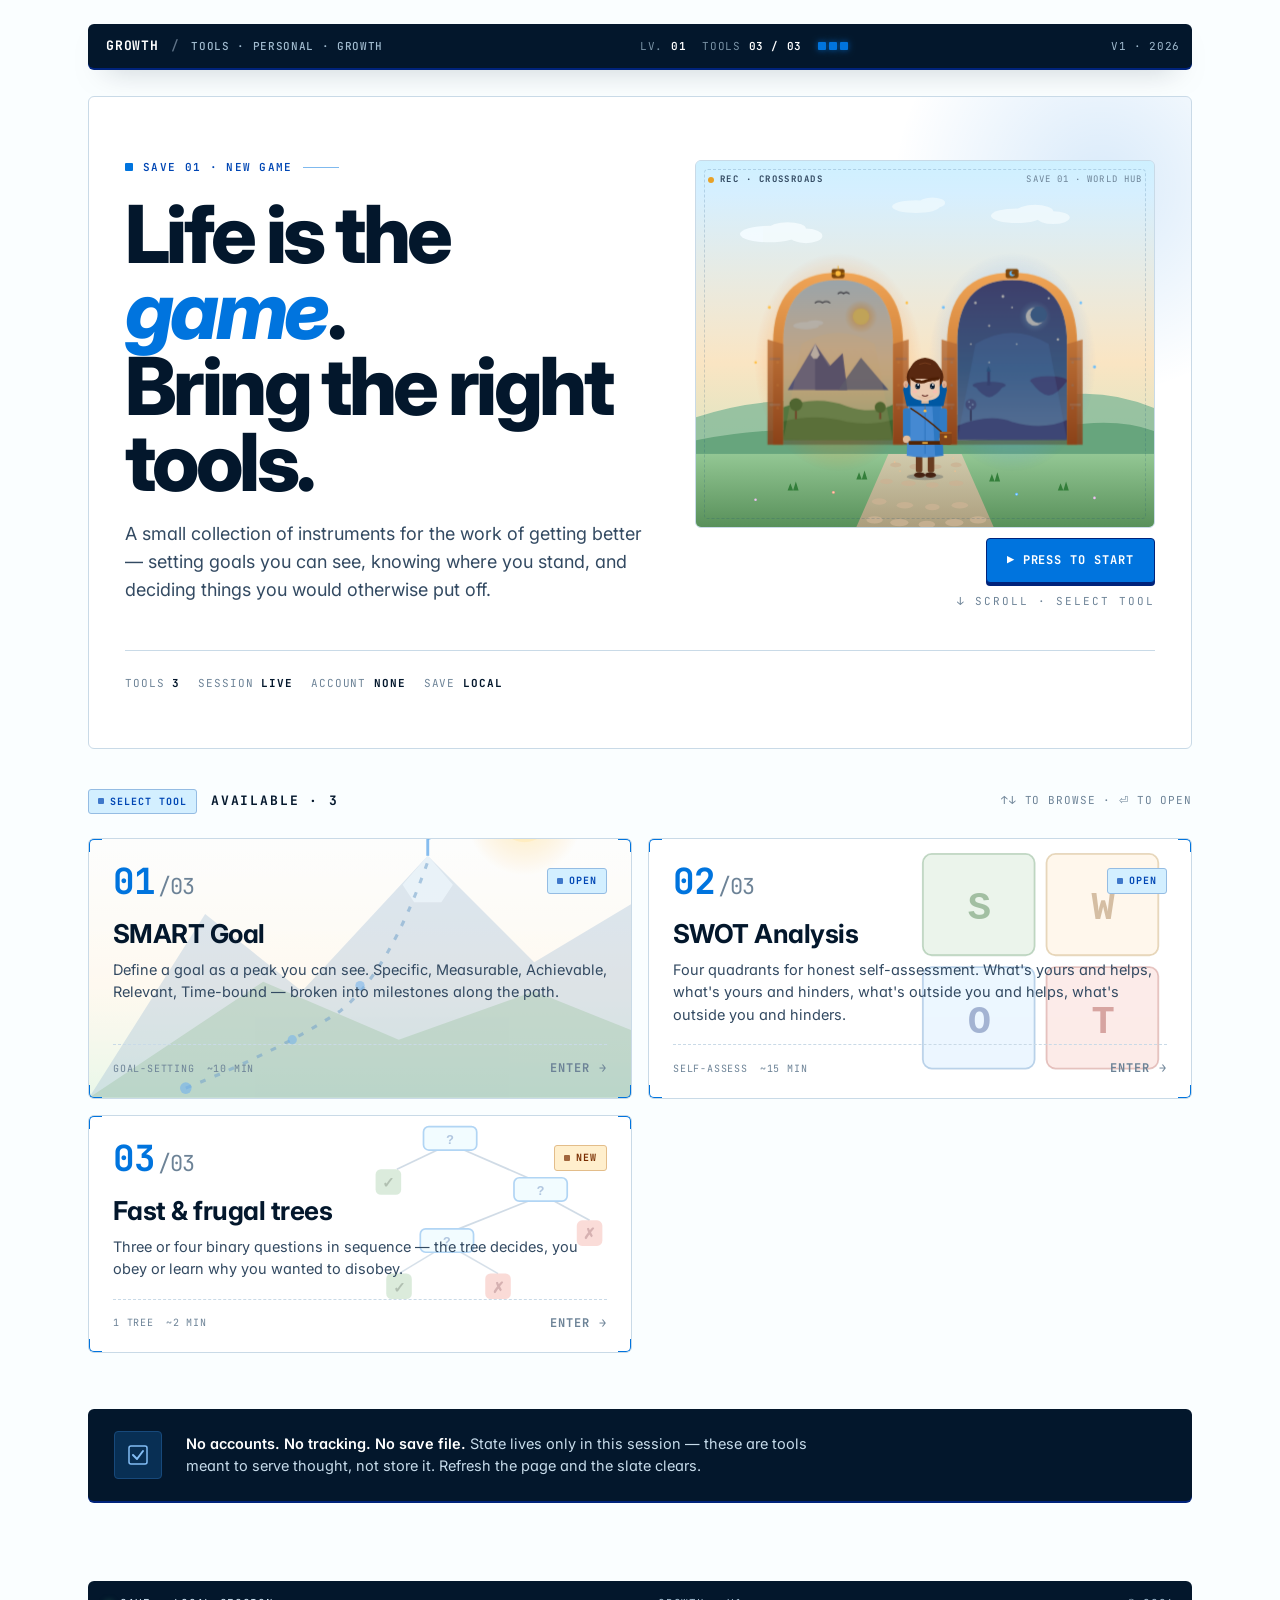
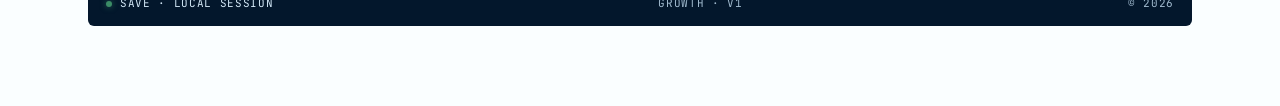
<file: index.html>
<!DOCTYPE html>
<html lang="en">
<head>
  <meta charset="UTF-8" />
  <meta name="viewport" content="width=device-width, initial-scale=1.0" />
  <title>Growth — Tools for Personal Growth</title>
  <link rel="stylesheet" href="styles.css?v=8" />
  <style>
    .hero { position: relative; padding: 56px 36px 56px; margin-bottom: 40px; background: var(--bg-card); border: 1px solid var(--rule); border-radius: var(--radius); overflow: hidden; isolation: isolate; }
    .hero::after { content: ''; position: absolute; right: -120px; top: -120px; width: 420px; height: 420px; background: radial-gradient(circle, oklch(0.56 0.19 252 / 0.15), transparent 70%); z-index: -1; pointer-events: none; }
    .hero-grid { display: grid; grid-template-columns: minmax(0, 1fr) minmax(0, 460px); gap: 48px; align-items: end; }
    .hero h1 { font-size: 80px; line-height: 0.95; letter-spacing: -0.045em; font-weight: 800; max-width: 13ch; margin-top: 18px; }
    .hero h1 .accent { color: var(--accent); font-style: italic; font-weight: 800; }
    .hero h1 .blink { display: inline-block; width: 0.5em; height: 0.85em; background: var(--accent); vertical-align: -0.05em; animation: blink 1.1s steps(2) infinite; margin-left: 4px; transform: translateY(2px); }
    @keyframes blink { 50% { opacity: 0; } }
    .hero .lede { font-size: 18px; max-width: 50ch; color: var(--ink-soft); margin-top: 20px; }
    .hero .start { display: flex; flex-direction: column; gap: 10px; align-items: stretch; padding-bottom: 8px; min-width: 0; }
    .hero .start .btn { align-self: flex-end; }
    .hero .press { font-family: var(--mono); font-size: 11px; color: var(--ink-faint); letter-spacing: 0.18em; text-transform: uppercase; align-self: flex-end; animation: press-fade 1.6s ease-in-out infinite; }
    @keyframes press-fade { 0%,100% { opacity: 0.6; } 50% { opacity: 1; } }
    .hero .stats { display: flex; flex-wrap: wrap; gap: 18px; font-family: var(--mono); font-size: 11px; color: var(--ink-soft); letter-spacing: 0.08em; text-transform: uppercase; padding-top: 24px; border-top: 1px solid var(--rule); margin-top: 32px; }
    .hero .stats .stat .k { color: var(--ink-faint); }
    .hero .stats .stat .v { color: var(--ink); font-weight: 700; margin-left: 8px; }
    .world { position: relative; width: 100%; aspect-ratio: 5 / 4; border: 1px solid var(--rule); border-radius: var(--radius); overflow: hidden; isolation: isolate; background: oklch(0.94 0.04 240); }
    .world .scanline-frame { position: absolute; inset: 8px; border: 1px dashed oklch(0.40 0.10 250 / 0.18); border-radius: 4px; pointer-events: none; z-index: 5; }
    .world .hud-corner { position: absolute; top: 12px; left: 12px; font-family: var(--mono); font-size: 9px; font-weight: 700; letter-spacing: 0.16em; text-transform: uppercase; color: var(--ink-soft); display: inline-flex; align-items: center; gap: 6px; z-index: 6; }
    .world .hud-corner::before { content: ''; width: 6px; height: 6px; background: var(--warm); border-radius: 50%; animation: rec-blink 1.6s ease-in-out infinite; }
    .world .hud-coord { position: absolute; top: 12px; right: 12px; font-family: var(--mono); font-size: 9px; letter-spacing: 0.12em; text-transform: uppercase; color: var(--ink-faint); z-index: 6; font-variant-numeric: tabular-nums; }
    @keyframes rec-blink { 0%, 65%, 100% { opacity: 1; } 80% { opacity: 0.2; } }
    .world svg.scene { position: absolute; inset: 0; width: 100%; height: 100%; display: block; }
    .door { cursor: pointer; transform-box: fill-box; transform-origin: 50% 100%; transition: transform 0.5s cubic-bezier(.2,.8,.2,1), filter 0.5s; will-change: transform, filter; filter: brightness(1) drop-shadow(0 0 0 rgba(0,0,0,0)); }
    .door-left  { --glow-color: rgba(255, 175,  60, 0.85); }
    .door-right { --glow-color: rgba( 90, 140, 255, 0.85); }
    .door:hover, .door.is-active { transform: translateY(-4px) scale(1.05); }
    .door-left:hover, .door-left.is-active   { filter: brightness(1.08) drop-shadow(0 0 14px var(--glow-color)) drop-shadow(0 0 28px var(--glow-color)); }
    .door-right:hover, .door-right.is-active { filter: brightness(1.2)  drop-shadow(0 0 14px var(--glow-color)) drop-shadow(0 0 28px var(--glow-color)); }
    .scene:has(.door-left:hover)  .door-right, .scene:has(.door-left.is-active)  .door-right { filter: brightness(0.92) saturate(0.85); opacity: 0.8; }
    .scene:has(.door-right:hover) .door-left,  .scene:has(.door-right.is-active) .door-left  { filter: brightness(0.92) saturate(0.85); opacity: 0.8; }
    .world-inner { transform-box: fill-box; transform-origin: 50% 60%; transition: transform 0.6s cubic-bezier(.2,.7,.2,1), filter 0.5s ease-out; filter: brightness(1) saturate(1); }
    .door-left:hover  .world-inner, .door-left.is-active  .world-inner { transform: scale(1.08); filter: brightness(1.12) saturate(1.1); }
    .door-right:hover .world-inner, .door-right.is-active .world-inner { transform: scale(1.1); filter: brightness(1.5) saturate(1.35) contrast(1.05); }
    .door-halo { transition: opacity 0.5s, transform 0.5s; opacity: 0.85; transform-box: fill-box; transform-origin: 50% 50%; }
    .door:hover .door-halo, .door.is-active .door-halo { opacity: 1; transform: scale(1.3); }
    .twinkle { animation: twinkle 2.4s ease-in-out infinite; transform-box: fill-box; transform-origin: center; }
    .twinkle.t2 { animation-delay: -0.6s; } .twinkle.t3 { animation-delay: -1.2s; } .twinkle.t4 { animation-delay: -1.8s; }
    .door:hover .twinkle, .door.is-active .twinkle { animation-duration: 1s; }
    @keyframes twinkle { 0%, 100% { opacity: 0.35; transform: scale(0.7); } 50% { opacity: 1; transform: scale(1.2); } }
    .sparks { opacity: 0; transition: opacity 0.4s; }
    .door:hover .sparks, .door.is-active .sparks { opacity: 1; }
    .spark { animation: spark-rise 1.8s ease-out infinite; transform-box: fill-box; }
    .spark.k2 { animation-delay: -0.4s; } .spark.k3 { animation-delay: -0.8s; } .spark.k4 { animation-delay: -1.2s; } .spark.k5 { animation-delay: -1.6s; }
    @keyframes spark-rise { 0% { transform: translateY(0) scale(0.6); opacity: 0; } 15% { opacity: 1; } 100% { transform: translateY(-30px) scale(0.2); opacity: 0; } }
    .boy { animation: boy-bob 3s ease-in-out infinite; transform-box: fill-box; transform-origin: 50% 100%; }
    @keyframes boy-bob { 0%, 100% { transform: translateY(0); } 50% { transform: translateY(-1.5px); } }
    .blink-eye { animation: eye-blink 4.6s steps(1) infinite; transform-box: fill-box; transform-origin: center; }
    @keyframes eye-blink { 0%, 95%, 100% { transform: scaleY(1); } 96%, 98% { transform: scaleY(0.1); } }
    .cloak-flap { animation: cloak-flap 4s ease-in-out infinite; transform-box: fill-box; transform-origin: 50% 0%; }
    @keyframes cloak-flap { 0%, 100% { transform: rotate(-0.8deg); } 50% { transform: rotate(1deg); } }
    .cloud-drift { animation: cloud-drift 28s linear infinite; }
    .cloud-drift2 { animation: cloud-drift 36s linear infinite -10s; }
    @keyframes cloud-drift { 0% { transform: translateX(-22px); } 100% { transform: translateX(22px); } }
    .sun-glow { animation: sun-pulse 5s ease-in-out infinite; transform-box: fill-box; transform-origin: center; }
    @keyframes sun-pulse { 0%, 100% { opacity: 0.75; transform: scale(1); } 50% { opacity: 1; transform: scale(1.08); } }
    .star { animation: star-twinkle 2.4s ease-in-out infinite; transform-box: fill-box; transform-origin: center; }
    .star.s2 { animation-delay: -0.5s; animation-duration: 2.8s; } .star.s3 { animation-delay: -1.0s; animation-duration: 1.9s; }
    .star.s4 { animation-delay: -1.5s; animation-duration: 3.3s; } .star.s5 { animation-delay: -0.8s; animation-duration: 2.2s; }
    @keyframes star-twinkle { 0%, 100% { opacity: 0.4; transform: scale(0.7); } 50% { opacity: 1; transform: scale(1.25); } }
    .moon-glow { animation: moon-pulse 6s ease-in-out infinite; transform-box: fill-box; transform-origin: center; }
    @keyframes moon-pulse { 0%, 100% { opacity: 0.7; transform: scale(1); } 50% { opacity: 1; transform: scale(1.06); } }
    .grass-sway  { animation: grass-sway 4.2s ease-in-out infinite; transform-box: fill-box; transform-origin: 50% 100%; }
    .grass-sway.g2 { animation-delay: -1.4s; animation-duration: 5s; }
    @keyframes grass-sway { 0%, 100% { transform: rotate(-1.5deg); } 50% { transform: rotate(1.5deg); } }
    .dust { animation: dust-rise 6s linear infinite; }
    .dust.dm2 { animation-duration: 8s; animation-delay: -2s; } .dust.dm3 { animation-duration: 7s; animation-delay: -4s; } .dust.dm4 { animation-duration: 9s; animation-delay: -1s; }
    @keyframes dust-rise { 0% { transform: translateY(0); opacity: 0; } 20% { opacity: 0.7; } 80% { opacity: 0.4; } 100% { transform: translateY(-30px); opacity: 0; } }
    @media (prefers-reduced-motion: reduce) { .boy, .blink-eye, .cloak-flap, .cloud-drift, .cloud-drift2, .sun-glow, .star, .moon-glow, .grass-sway, .twinkle, .spark, .dust { animation: none !important; } .door, .world-inner, .door-halo { transition: none !important; } }
    .sec-head { display: flex; align-items: baseline; justify-content: space-between; margin: 12px 0 24px; }
    .sec-head .left { display: flex; align-items: center; gap: 14px; }
    .sec-head h2 { font-family: var(--mono); font-size: 13px; font-weight: 700; letter-spacing: 0.14em; text-transform: uppercase; color: var(--ink); }
    .sec-head .pp { font-family: var(--mono); font-size: 11px; color: var(--ink-faint); letter-spacing: 0.08em; text-transform: uppercase; }
    .levels { display: grid; grid-template-columns: repeat(2, minmax(0, 1fr)); gap: 16px; }
    .level { position: relative; display: block; padding: 24px 24px 20px; background: var(--bg-card); border: 1px solid var(--rule); border-radius: var(--radius); color: inherit; transition: border-color .15s, transform .15s, box-shadow .15s; overflow: hidden; isolation: isolate; min-height: 200px; display: flex; flex-direction: column; }
    .level-bg { position: absolute; inset: 0; width: 100%; height: 100%; pointer-events: none; opacity: 0.55; transition: opacity .25s ease; z-index: 0; }
    .level-bg.aside { left: auto; right: 0; bottom: 60px; width: 55%; height: auto; }
    .level:hover .level-bg { opacity: 0.78; }
    .level.locked .level-bg { opacity: 0.4; }
    .level > .top, .level > h3, .level > .desc, .level > .foot { position: relative; z-index: 1; }
    .level > .corners { position: absolute; inset: 0; pointer-events: none; z-index: 2; }
    .level::before, .level::after, .level > .corners::before, .level > .corners::after { content: ''; position: absolute; width: 12px; height: 12px; border: 2px solid var(--accent); pointer-events: none; transition: width .2s, height .2s, border-color .2s; z-index: 2; }
    .level::before { top: -1px; left: -1px; border-right: 0; border-bottom: 0; border-top-left-radius: var(--radius); }
    .level::after  { top: -1px; right: -1px; border-left: 0; border-bottom: 0; border-top-right-radius: var(--radius); }
    .level > .corners::before { bottom: -1px; left: -1px; border-right: 0; border-top: 0; border-bottom-left-radius: var(--radius); }
    .level > .corners::after  { bottom: -1px; right: -1px; border-left: 0; border-top: 0; border-bottom-right-radius: var(--radius); }
    .level:hover { border-color: var(--accent); transform: translateY(-2px); box-shadow: 0 12px 28px -16px oklch(0.30 0.16 256 / 0.4); }
    .level:hover::before, .level:hover::after, .level:hover > .corners::before, .level:hover > .corners::after { width: 18px; height: 18px; }
    .level .top { display: flex; align-items: center; justify-content: space-between; margin-bottom: 18px; }
    .level .num { font-family: var(--mono); font-size: 36px; font-weight: 700; letter-spacing: -0.02em; color: var(--accent); line-height: 1; font-variant-numeric: tabular-nums; }
    .level .num .slash { color: var(--ink-faint); font-weight: 400; font-size: 22px; margin-left: 2px; }
    .level h3 { font-size: 26px; font-weight: 700; letter-spacing: -0.02em; margin-bottom: 8px; }
    .level .desc { font-size: 14.5px; color: var(--ink-soft); line-height: 1.55; flex: 1; }
    .level .foot { display: flex; align-items: center; justify-content: space-between; margin-top: 18px; padding-top: 14px; border-top: 1px dashed var(--rule); }
    .level .tags { font-family: var(--mono); font-size: 10px; color: var(--ink-faint); letter-spacing: 0.08em; text-transform: uppercase; display: flex; gap: 12px; }
    .level .pp { font-family: var(--mono); font-size: 12px; color: var(--ink-faint); font-weight: 700; letter-spacing: 0.1em; text-transform: uppercase; transition: color .15s, transform .15s; display: inline-flex; align-items: center; gap: 8px; }
    .level:hover .pp { color: var(--accent); transform: translateX(4px); }
    .level.locked { opacity: 0.55; cursor: not-allowed; }
    .level.locked::before, .level.locked::after, .level.locked > .corners::before, .level.locked > .corners::after { border-color: var(--ink-faint); }
    .level.locked:hover { border-color: var(--rule); transform: none; box-shadow: none; }
    .level.locked:hover::before, .level.locked:hover::after, .level.locked:hover > .corners::before, .level.locked:hover > .corners::after { width: 12px; height: 12px; border-color: var(--ink-faint); }
    .level.locked .num { color: var(--ink-faint); } .level.locked .pp { color: var(--ink-faint); } .level.locked:hover h3 { color: var(--ink); }
    .manifesto { margin-top: 56px; padding: 22px 26px; background: var(--ink); color: oklch(0.85 0.04 240); border-radius: var(--radius); display: grid; grid-template-columns: auto minmax(0, 1fr); gap: 24px; align-items: center; box-shadow: 0 2px 0 var(--accent-deep); position: relative; overflow: hidden; }
    .manifesto .icon { width: 48px; height: 48px; display: grid; place-items: center; background: oklch(0.30 0.08 252); border: 1px solid oklch(0.40 0.10 252); border-radius: var(--radius-sm); position: relative; z-index: 1; }
    .manifesto .icon svg { width: 24px; height: 24px; }
    .manifesto p { margin: 0; font-size: 14.5px; color: oklch(0.88 0.03 240); max-width: 70ch; line-height: 1.55; position: relative; z-index: 1; }
    .manifesto p strong { color: white; font-weight: 600; }
    @media (max-width: 1000px) { .hero h1 { font-size: 64px; } .hero-grid { grid-template-columns: minmax(0, 1fr) minmax(0, 380px); gap: 36px; } }
    @media (max-width: 820px) { .hero { padding: 36px 22px 36px; } .hero-grid { grid-template-columns: minmax(0, 1fr); gap: 28px; } .hero h1 { font-size: 56px; max-width: 16ch; } .hero .start { align-items: stretch; } .hero .start .btn, .hero .press { align-self: flex-start; } .levels { grid-template-columns: minmax(0, 1fr); } .level.locked[style*="grid-column"] { grid-column: auto !important; } }
    @media (max-width: 520px) { .hero { padding: 28px 18px 28px; } .hero h1 { font-size: 44px; } .hero .lede { font-size: 16px; } .hero .stats { gap: 12px; font-size: 10px; padding-top: 18px; margin-top: 22px; } .world .hud-corner, .world .hud-coord { font-size: 8px; } }
  </style>
</head>
<body>
  <div class="page">
    <header class="masthead">
      <div class="title"><span>GROWTH</span><span class="sep">/</span><span class="dim">tools · personal · growth</span></div>
      <div class="hud"><span class="stat"><span class="k">LV.</span> <span class="v">01</span></span><span class="stat"><span class="k">TOOLS</span> <span class="v">03 / 03</span></span><span class="bar"><i class="on"></i><i class="on"></i><i class="on"></i></span></div>
      <div class="meta">v1 · 2026</div>
    </header>

    <section class="hero">
      <div class="hero-grid">
        <div>
          <div class="hud-label">SAVE 01 · NEW GAME</div>
          <h1>Life is the <span class="accent">game</span>.<br>Bring the right<br>tools.</h1>
          <p class="lede">A small collection of instruments for the work of getting better — setting goals you can see, knowing where you stand, and deciding things you would otherwise put off.</p>
        </div>
        <div class="start">
          <div class="world" aria-hidden="true">
            <span class="hud-corner">REC · CROSSROADS</span>
            <span class="hud-coord">SAVE 01 · WORLD HUB</span>
            <svg class="scene" viewBox="0 0 500 400" preserveAspectRatio="xMidYMid slice">
              <defs>
                <linearGradient id="sky-back" x1="0" x2="0" y1="0" y2="1"><stop offset="0" stop-color="oklch(0.94 0.05 240)"/><stop offset="0.55" stop-color="oklch(0.93 0.05 80)"/><stop offset="1" stop-color="oklch(0.88 0.06 145)"/></linearGradient>
                <linearGradient id="day-sky" x1="0" x2="0" y1="0" y2="1"><stop offset="0" stop-color="oklch(0.92 0.05 230)"/><stop offset="0.55" stop-color="oklch(0.95 0.07 80)"/><stop offset="1" stop-color="oklch(0.85 0.10 145)"/></linearGradient>
                <linearGradient id="night-sky" x1="0" x2="0" y1="0" y2="1"><stop offset="0" stop-color="oklch(0.45 0.13 268)"/><stop offset="0.55" stop-color="oklch(0.55 0.13 252)"/><stop offset="1" stop-color="oklch(0.65 0.10 252)"/></linearGradient>
                <linearGradient id="wood" x1="0" x2="0" y1="0" y2="1"><stop offset="0" stop-color="oklch(0.78 0.13 65)"/><stop offset="1" stop-color="oklch(0.58 0.13 55)"/></linearGradient>
                <linearGradient id="wood-dark" x1="0" x2="0" y1="0" y2="1"><stop offset="0" stop-color="oklch(0.62 0.12 55)"/><stop offset="1" stop-color="oklch(0.45 0.11 45)"/></linearGradient>
                <radialGradient id="sun-grad" cx="0.5" cy="0.5" r="0.5"><stop offset="0" stop-color="oklch(0.96 0.16 80)" stop-opacity="1"/><stop offset="0.5" stop-color="oklch(0.85 0.18 60)" stop-opacity="0.4"/><stop offset="1" stop-color="oklch(0.85 0.18 60)" stop-opacity="0"/></radialGradient>
                <radialGradient id="moon-grad" cx="0.5" cy="0.5" r="0.5"><stop offset="0" stop-color="oklch(0.96 0.04 250)" stop-opacity="1"/><stop offset="0.5" stop-color="oklch(0.78 0.10 240)" stop-opacity="0.45"/><stop offset="1" stop-color="oklch(0.65 0.12 250)" stop-opacity="0"/></radialGradient>
                <radialGradient id="warm-halo" cx="0.5" cy="0.5" r="0.5"><stop offset="0" stop-color="oklch(0.88 0.20 65)" stop-opacity="0.85"/><stop offset="0.35" stop-color="oklch(0.80 0.22 55)" stop-opacity="0.5"/><stop offset="1" stop-color="oklch(0.72 0.22 45)" stop-opacity="0"/></radialGradient>
                <radialGradient id="cool-halo" cx="0.5" cy="0.5" r="0.5"><stop offset="0" stop-color="oklch(0.85 0.18 252)" stop-opacity="0.85"/><stop offset="0.35" stop-color="oklch(0.75 0.18 252)" stop-opacity="0.5"/><stop offset="1" stop-color="oklch(0.65 0.18 260)" stop-opacity="0"/></radialGradient>
                <linearGradient id="grass" x1="0" x2="0" y1="0" y2="1"><stop offset="0" stop-color="oklch(0.78 0.09 145)"/><stop offset="1" stop-color="oklch(0.60 0.10 145)"/></linearGradient>
                <linearGradient id="path-grad" x1="0" x2="0" y1="0" y2="1"><stop offset="0" stop-color="oklch(0.85 0.04 80)"/><stop offset="1" stop-color="oklch(0.72 0.05 70)"/></linearGradient>
                <clipPath id="arch-l"><path d="M 95 305 L 95 200 Q 95 130 155 130 Q 215 130 215 200 L 215 305 Z"/></clipPath>
                <clipPath id="arch-r"><path d="M 285 305 L 285 200 Q 285 130 345 130 Q 405 130 405 200 L 405 305 Z"/></clipPath>
              </defs>
              <rect x="0" y="0" width="500" height="400" fill="url(#sky-back)"/>
              <path d="M 0 280 Q 90 250 180 270 Q 280 290 380 260 Q 440 245 500 270 L 500 320 L 0 320 Z" fill="oklch(0.72 0.08 160)" opacity="0.7"/>
              <path d="M 0 305 Q 100 285 200 300 Q 300 315 400 290 Q 460 280 500 295 L 500 340 L 0 340 Z" fill="oklch(0.65 0.09 155)" opacity="0.85"/>
              <g class="cloud-drift" fill="oklch(0.99 0.01 240)" opacity="0.85"><ellipse cx="80" cy="80" rx="32" ry="9"/><ellipse cx="100" cy="74" rx="20" ry="7"/><ellipse cx="120" cy="82" rx="18" ry="8"/></g>
              <g class="cloud-drift2" fill="oklch(0.99 0.01 240)" opacity="0.7"><ellipse cx="350" cy="60" rx="28" ry="8"/><ellipse cx="370" cy="55" rx="20" ry="7"/><ellipse cx="390" cy="62" rx="18" ry="7"/></g>
              <g class="cloud-drift" fill="oklch(0.99 0.01 240)" opacity="0.6" style="animation-delay: -8s;"><ellipse cx="240" cy="50" rx="26" ry="7"/><ellipse cx="258" cy="46" rx="14" ry="6"/></g>
              <rect x="0" y="320" width="500" height="80" fill="url(#grass)"/>
              <path d="M 175 400 L 325 400 L 290 320 L 210 320 Z" fill="url(#path-grad)" opacity="0.85"/>
              <g fill="oklch(0.78 0.05 75)" opacity="0.8"><ellipse cx="218" cy="332" rx="6" ry="2.5"/><ellipse cx="240" cy="334" rx="7" ry="3"/><ellipse cx="262" cy="334" rx="6" ry="2.5"/><ellipse cx="284" cy="332" rx="6" ry="2.5"/><ellipse cx="208" cy="350" rx="7" ry="3"/><ellipse cx="232" cy="352" rx="8" ry="3"/><ellipse cx="258" cy="354" rx="7" ry="3"/><ellipse cx="284" cy="352" rx="8" ry="3"/><ellipse cx="200" cy="372" rx="8" ry="3.5"/><ellipse cx="228" cy="376" rx="9" ry="3.5"/><ellipse cx="258" cy="378" rx="8" ry="3.5"/><ellipse cx="288" cy="376" rx="9" ry="3.5"/><ellipse cx="195" cy="392" rx="9" ry="4"/><ellipse cx="222" cy="395" rx="10" ry="4"/><ellipse cx="252" cy="397" rx="9" ry="4"/><ellipse cx="282" cy="395" rx="10" ry="4"/><ellipse cx="308" cy="392" rx="9" ry="4"/></g>

              <g class="door door-left">
                <ellipse class="door-halo" cx="155" cy="220" rx="92" ry="120" fill="url(#warm-halo)"/>
                <g clip-path="url(#arch-l)"><g class="world-inner">
                  <rect x="93" y="128" width="124" height="180" fill="url(#day-sky)"/>
                  <g class="sun-glow"><circle cx="180" cy="170" r="18" fill="url(#sun-grad)"/><circle cx="180" cy="170" r="9" fill="oklch(0.97 0.14 78)"/></g>
                  <g fill="oklch(0.99 0.02 240)" opacity="0.85"><ellipse cx="120" cy="180" rx="14" ry="4"/><ellipse cx="130" cy="177" rx="9" ry="3"/></g>
                  <polygon points="100,250 130,200 165,250" fill="oklch(0.55 0.10 268)"/>
                  <polygon points="130,200 145,225 160,210 165,250 130,250" fill="oklch(0.45 0.12 268)"/>
                  <polygon points="125,212 130,200 135,212 132,216 128,216" fill="oklch(0.97 0.02 240)"/>
                  <polygon points="155,250 180,215 210,250" fill="oklch(0.50 0.10 260)" opacity="0.85"/>
                  <path d="M 93 270 Q 130 255 165 268 Q 195 278 217 265 L 217 308 L 93 308 Z" fill="oklch(0.65 0.13 145)"/>
                  <path d="M 93 285 Q 130 275 165 285 Q 195 290 217 282 L 217 308 L 93 308 Z" fill="oklch(0.55 0.13 145)" opacity="0.9"/>
                  <rect x="108" y="270" width="2" height="12" fill="oklch(0.40 0.07 50)"/><circle cx="109" cy="266" r="7" fill="oklch(0.50 0.13 145)"/>
                  <rect x="200" y="272" width="2" height="10" fill="oklch(0.40 0.07 50)"/><circle cx="201" cy="269" r="6" fill="oklch(0.50 0.13 145)"/>
                  <g stroke="oklch(0.30 0.05 250)" stroke-width="1.2" fill="none" stroke-linecap="round"><path d="M 130 155 Q 134 152 138 155 Q 142 152 146 155"/><path d="M 155 145 Q 158 142 161 145 Q 164 142 167 145"/></g>
                  <path d="M 95 305 L 115 200 Q 155 175 195 200 L 215 305 Z" fill="oklch(0.95 0.10 75 / 0.18)"/>
                </g></g>
                <path d="M 84 310 L 84 200 Q 84 122 155 122 Q 226 122 226 200 L 226 310 L 215 310 L 215 200 Q 215 130 155 130 Q 95 130 95 200 L 95 310 Z" fill="url(#wood)"/>
                <path d="M 95 310 L 95 200 Q 95 130 155 130 Q 215 130 215 200 L 215 310 L 100 310 L 100 200 Q 100 135 155 135 Q 210 135 210 200 L 210 310 Z" fill="oklch(0.30 0.07 45)" opacity="0.35"/>
                <rect x="148" y="118" width="14" height="10" rx="2" fill="oklch(0.45 0.10 60)"/>
                <circle cx="155" cy="123" r="3" fill="oklch(0.85 0.16 75)"/>
                <g stroke="oklch(0.75 0.16 75)" stroke-width="0.8" stroke-linecap="round"><line x1="155" y1="115" x2="155" y2="118"/><line x1="148" y1="123" x2="151" y2="123"/><line x1="159" y1="123" x2="162" y2="123"/></g>
                <g fill="oklch(0.85 0.14 75)" opacity="0.9"><circle cx="89" cy="220" r="1.5"/><circle cx="89" cy="245" r="1.5"/><circle cx="89" cy="270" r="1.5"/><circle cx="221" cy="220" r="1.5"/><circle cx="221" cy="245" r="1.5"/><circle cx="221" cy="270" r="1.5"/></g>
                <g opacity="0.85"><path d="M 78 195 L 95 200 L 95 310 L 78 310 Z" fill="url(#wood-dark)"/><rect x="80" y="215" width="12" height="2.5" fill="oklch(0.55 0.08 50)"/><rect x="80" y="265" width="12" height="2.5" fill="oklch(0.55 0.08 50)"/></g>
                <g opacity="0.85"><path d="M 232 195 L 215 200 L 215 310 L 232 310 Z" fill="url(#wood-dark)"/><rect x="218" y="215" width="12" height="2.5" fill="oklch(0.55 0.08 50)"/><rect x="218" y="265" width="12" height="2.5" fill="oklch(0.55 0.08 50)"/></g>
                <g fill="oklch(0.85 0.16 75)"><circle class="twinkle t1" cx="80" cy="160" r="1.6"/><circle class="twinkle t2" cx="230" cy="155" r="1.4"/><circle class="twinkle t3" cx="65" cy="220" r="1.4"/><circle class="twinkle t4" cx="245" cy="225" r="1.6"/></g>
                <g class="sparks" fill="oklch(0.85 0.16 75)"><circle class="spark k1" cx="120" cy="298" r="1.4"/><circle class="spark k2" cx="140" cy="302" r="1.2"/><circle class="spark k3" cx="155" cy="300" r="1.6"/><circle class="spark k4" cx="170" cy="302" r="1.2"/><circle class="spark k5" cx="190" cy="298" r="1.4"/></g>
              </g>

              <g class="door door-right">
                <ellipse class="door-halo" cx="345" cy="220" rx="92" ry="120" fill="url(#cool-halo)"/>
                <g clip-path="url(#arch-r)"><g class="world-inner">
                  <rect x="283" y="128" width="124" height="180" fill="url(#night-sky)"/>
                  <g class="moon-glow"><circle cx="370" cy="170" r="18" fill="url(#moon-grad)"/></g>
                  <circle cx="370" cy="170" r="10" fill="oklch(0.96 0.04 250)"/>
                  <circle cx="374" cy="168" r="9" fill="oklch(0.55 0.13 252)"/>
                  <g fill="oklch(0.96 0.04 250)"><circle class="star s1" cx="305" cy="155" r="1.4"/><circle class="star s2" cx="320" cy="180" r="1.2"/><circle class="star s3" cx="335" cy="148" r="1.6"/><circle class="star s4" cx="350" cy="200" r="1.0"/><circle class="star s5" cx="395" cy="195" r="1.4"/><circle class="star s2" cx="300" cy="200" r="1.0"/><circle class="star s3" cx="345" cy="160" r="1.0"/><circle class="star s5" cx="385" cy="150" r="1.2"/><circle class="star s1" cx="320" cy="220" r="1.0"/></g>
                  <g fill="oklch(0.40 0.13 268)" opacity="0.85"><ellipse cx="320" cy="245" rx="18" ry="4"/><path d="M 304 245 Q 312 257 320 258 Q 328 257 336 245 Z"/><rect x="318" y="230" width="3" height="15" fill="oklch(0.35 0.13 268)"/><polygon points="317,230 319,224 322,230" fill="oklch(0.45 0.13 252)"/></g>
                  <g fill="oklch(0.42 0.13 270)" opacity="0.95"><ellipse cx="385" cy="240" rx="20" ry="5"/><path d="M 365 240 Q 375 255 385 256 Q 395 255 405 240 Z"/></g>
                  <path d="M 283 290 Q 320 275 345 285 Q 380 295 407 282 L 407 308 L 283 308 Z" fill="oklch(0.42 0.13 268)"/>
                  <rect x="299" y="270" width="2" height="14" fill="oklch(0.32 0.10 268)"/><circle cx="300" cy="266" r="6" fill="oklch(0.45 0.12 268)"/>
                  <circle cx="298" cy="263" r="1" fill="oklch(0.85 0.10 250)"/><circle cx="302" cy="266" r="1" fill="oklch(0.85 0.10 250)"/><circle cx="299" cy="269" r="1" fill="oklch(0.85 0.10 250)"/>
                  <path d="M 285 305 L 305 200 Q 345 175 385 200 L 405 305 Z" fill="oklch(0.78 0.18 252 / 0.18)"/>
                </g></g>
                <path d="M 274 310 L 274 200 Q 274 122 345 122 Q 416 122 416 200 L 416 310 L 405 310 L 405 200 Q 405 130 345 130 Q 285 130 285 200 L 285 310 Z" fill="url(#wood)"/>
                <path d="M 285 310 L 285 200 Q 285 130 345 130 Q 405 130 405 200 L 405 310 L 290 310 L 290 200 Q 290 135 345 135 Q 400 135 400 200 L 400 310 Z" fill="oklch(0.30 0.07 45)" opacity="0.35"/>
                <rect x="338" y="118" width="14" height="10" rx="2" fill="oklch(0.45 0.10 60)"/>
                <circle cx="345" cy="123" r="3" fill="oklch(0.78 0.16 252)"/><circle cx="346.5" cy="122" r="2.2" fill="oklch(0.45 0.10 60)"/>
                <g fill="oklch(0.78 0.16 252)" opacity="0.9"><circle cx="279" cy="220" r="1.5"/><circle cx="279" cy="245" r="1.5"/><circle cx="279" cy="270" r="1.5"/><circle cx="411" cy="220" r="1.5"/><circle cx="411" cy="245" r="1.5"/><circle cx="411" cy="270" r="1.5"/></g>
                <g opacity="0.85"><path d="M 268 195 L 285 200 L 285 310 L 268 310 Z" fill="url(#wood-dark)"/><rect x="270" y="215" width="12" height="2.5" fill="oklch(0.55 0.08 50)"/><rect x="270" y="265" width="12" height="2.5" fill="oklch(0.55 0.08 50)"/></g>
                <g opacity="0.85"><path d="M 422 195 L 405 200 L 405 310 L 422 310 Z" fill="url(#wood-dark)"/><rect x="408" y="215" width="12" height="2.5" fill="oklch(0.55 0.08 50)"/><rect x="408" y="265" width="12" height="2.5" fill="oklch(0.55 0.08 50)"/></g>
                <g fill="oklch(0.78 0.16 252)"><circle class="twinkle t1" cx="270" cy="160" r="1.6"/><circle class="twinkle t2" cx="420" cy="155" r="1.4"/><circle class="twinkle t3" cx="255" cy="220" r="1.4"/><circle class="twinkle t4" cx="435" cy="225" r="1.6"/></g>
                <g class="sparks" fill="oklch(0.78 0.16 252)"><circle class="spark k1" cx="310" cy="298" r="1.4"/><circle class="spark k2" cx="330" cy="302" r="1.2"/><circle class="spark k3" cx="345" cy="300" r="1.6"/><circle class="spark k4" cx="360" cy="302" r="1.2"/><circle class="spark k5" cx="380" cy="298" r="1.4"/></g>
              </g>

              <g>
                <ellipse cx="250" cy="345" rx="20" ry="3.5" fill="oklch(0.30 0.05 250 / 0.25)"/>
                <g class="boy">
                  <rect x="240" y="320" width="7" height="20" rx="2" fill="oklch(0.45 0.08 50)"/><rect x="253" y="320" width="7" height="20" rx="2" fill="oklch(0.45 0.08 50)"/>
                  <rect x="240" y="320" width="7" height="20" rx="2" fill="oklch(0.32 0.07 50 / 0.35)"/><rect x="253" y="320" width="7" height="20" rx="2" fill="oklch(0.32 0.07 50 / 0.35)"/>
                  <ellipse cx="244" cy="343" rx="6" ry="3" fill="oklch(0.30 0.06 45)"/><ellipse cx="256" cy="343" rx="6" ry="3" fill="oklch(0.30 0.06 45)"/>
                  <g class="cloak-flap"><path d="M 232 268 Q 232 262 240 262 L 260 262 Q 268 262 268 268 L 270 322 Q 250 326 230 322 Z" fill="oklch(0.62 0.13 252)"/><path d="M 250 262 L 268 268 L 270 322 L 261 322 L 258 268 Z" fill="oklch(0.46 0.14 252)" opacity="0.35"/><line x1="250" y1="270" x2="250" y2="320" stroke="oklch(0.42 0.14 252)" stroke-width="0.6" opacity="0.6"/></g>
                  <rect x="226" y="270" width="8" height="32" rx="3" fill="oklch(0.62 0.13 252)"/><rect x="266" y="270" width="8" height="32" rx="3" fill="oklch(0.62 0.13 252)"/>
                  <rect x="226" y="270" width="8" height="32" rx="3" fill="oklch(0.46 0.14 252 / 0.3)"/><rect x="266" y="270" width="8" height="32" rx="3" fill="oklch(0.46 0.14 252 / 0.3)"/>
                  <circle cx="230" cy="304" r="4.2" fill="oklch(0.82 0.06 60)"/><circle cx="270" cy="304" r="4.2" fill="oklch(0.82 0.06 60)"/>
                  <rect x="232" y="306" width="36" height="4" rx="1" fill="oklch(0.32 0.08 50)"/><rect x="247" y="307" width="6" height="2" fill="oklch(0.78 0.14 78)"/>
                  <path d="M 234 270 Q 250 280 268 296" stroke="oklch(0.32 0.08 50)" stroke-width="1.6" fill="none"/>
                  <rect x="266" y="296" width="13" height="14" rx="2" fill="oklch(0.45 0.10 50)"/><rect x="266" y="296" width="13" height="2" fill="oklch(0.55 0.12 55)"/><rect x="271" y="300" width="3" height="2.5" fill="oklch(0.78 0.14 78)"/>
                  <path d="M 226 250 Q 230 234 250 232 Q 270 234 274 250 L 270 268 L 230 268 Z" fill="oklch(0.46 0.14 252)"/>
                  <g>
                    <rect x="246" y="259" width="8" height="6" fill="oklch(0.82 0.06 60)"/>
                    <ellipse cx="250" cy="236" rx="20" ry="17" fill="oklch(0.32 0.08 45)"/>
                    <ellipse cx="229" cy="244" rx="2.6" ry="4" fill="oklch(0.80 0.07 55)"/><ellipse cx="271" cy="244" rx="2.6" ry="4" fill="oklch(0.80 0.07 55)"/>
                    <ellipse cx="229" cy="245" rx="1" ry="2" fill="oklch(0.65 0.10 30)" opacity="0.45"/><ellipse cx="271" cy="245" rx="1" ry="2" fill="oklch(0.65 0.10 30)" opacity="0.45"/>
                    <path d="M 234 238 Q 234 224 250 222 Q 266 224 266 238 L 266 253 Q 266 261 250 262 Q 234 261 234 253 Z" fill="oklch(0.86 0.05 60)"/>
                    <path d="M 240 256 Q 250 260 260 256 Q 256 260 250 261 Q 244 260 240 256 Z" fill="oklch(0.78 0.07 55)" opacity="0.35"/>
                    <path d="M 232 238 Q 232 217 250 215 Q 268 217 268 238 Z" fill="oklch(0.34 0.08 45)"/>
                    <path d="M 236 238 Q 244 244 252 240 Q 258 238 264 238" stroke="oklch(0.30 0.08 45)" stroke-width="3.2" fill="none" stroke-linecap="round"/>
                    <path d="M 244 222 Q 250 219 256 222" stroke="oklch(0.50 0.10 50)" stroke-width="1" fill="none" stroke-linecap="round" opacity="0.55"/>
                    <g class="blink-eye">
                      <ellipse cx="242" cy="246" rx="2.6" ry="3.2" fill="oklch(0.20 0.05 250)"/><ellipse cx="258" cy="246" rx="2.6" ry="3.2" fill="oklch(0.20 0.05 250)"/>
                      <circle cx="242.5" cy="244.5" r="1" fill="white"/><circle cx="258.5" cy="244.5" r="1" fill="white"/>
                      <circle cx="240.8" cy="247.5" r="0.5" fill="oklch(0.95 0.05 240)"/><circle cx="256.8" cy="247.5" r="0.5" fill="oklch(0.95 0.05 240)"/>
                    </g>
                    <path d="M 239 240 Q 242 239 245 240" stroke="oklch(0.32 0.08 45)" stroke-width="1.2" fill="none" stroke-linecap="round"/>
                    <path d="M 255 240 Q 258 239 261 240" stroke="oklch(0.32 0.08 45)" stroke-width="1.2" fill="none" stroke-linecap="round"/>
                    <ellipse cx="239" cy="252" rx="2.5" ry="1.6" fill="oklch(0.85 0.10 25)" opacity="0.55"/><ellipse cx="261" cy="252" rx="2.5" ry="1.6" fill="oklch(0.85 0.10 25)" opacity="0.55"/>
                    <path d="M 247 256 Q 250 258 253 256" stroke="oklch(0.40 0.08 30)" stroke-width="1.2" fill="none" stroke-linecap="round"/>
                    <line x1="250" y1="266" x2="250" y2="272" stroke="oklch(0.55 0.10 60)" stroke-width="0.5"/><circle cx="250" cy="273" r="1.6" fill="oklch(0.85 0.16 75)"/>
                  </g>
                </g>
                <g fill="oklch(0.85 0.10 60 / 0.7)"><rect class="dust" x="216" y="328" width="1.6" height="1.6"/><rect class="dust dm2" x="280" y="324" width="1.4" height="1.4"/><rect class="dust dm3" x="222" y="338" width="1.4" height="1.4"/><rect class="dust dm4" x="282" y="338" width="1.6" height="1.6"/></g>
              </g>

              <g fill="oklch(0.50 0.13 145)" opacity="0.85">
                <g class="grass-sway"><path d="M 175 348 L 178 340 L 181 348 L 184 338 L 187 348 Z"/></g>
                <g class="grass-sway g2"><path d="M 320 350 L 323 342 L 326 350 L 329 340 L 332 350 Z"/></g>
                <g class="grass-sway"><path d="M 395 360 L 398 352 L 401 360 L 404 350 L 407 360 Z"/></g>
                <g class="grass-sway g2"><path d="M 100 360 L 103 352 L 106 360 L 109 350 L 112 360 Z"/></g>
              </g>
              <g>
                <circle cx="150" cy="362" r="1.6" fill="oklch(0.85 0.16 25)"/><circle cx="150" cy="362" r="0.6" fill="oklch(0.95 0.10 80)"/>
                <circle cx="350" cy="364" r="1.6" fill="oklch(0.78 0.16 252)"/><circle cx="350" cy="364" r="0.6" fill="oklch(0.95 0.06 250)"/>
                <circle cx="65" cy="370" r="1.4" fill="oklch(0.85 0.10 320)"/><circle cx="65" cy="370" r="0.5" fill="oklch(0.95 0.06 80)"/>
                <circle cx="435" cy="368" r="1.4" fill="oklch(0.85 0.10 320)"/><circle cx="435" cy="368" r="0.5" fill="oklch(0.95 0.06 80)"/>
              </g>
            </svg>
            <div class="scanline-frame"></div>
          </div>
          <a href="#tools" class="btn">▶ Press to start</a>
          <span class="press">↓ scroll · select tool</span>
        </div>
      </div>
      <div class="stats">
        <div class="stat"><span class="k">TOOLS</span><span class="v">3</span></div>
        <div class="stat"><span class="k">SESSION</span><span class="v">LIVE</span></div>
        <div class="stat"><span class="k">ACCOUNT</span><span class="v">NONE</span></div>
        <div class="stat"><span class="k">SAVE</span><span class="v">LOCAL</span></div>
      </div>
    </section>

    <div id="tools" class="sec-head">
      <div class="left"><span class="pill">SELECT TOOL</span><h2>Available · 3</h2></div>
      <span class="pp">↑↓ to browse · ⏎ to open</span>
    </div>

    <div class="levels">
      <a href="smart.html" class="level">
        <svg class="level-bg" viewBox="0 0 280 200" preserveAspectRatio="xMidYMax slice" aria-hidden="true">
          <defs>
            <linearGradient id="smart-sky" x1="0" x2="0" y1="0" y2="1"><stop offset="0" stop-color="oklch(0.94 0.05 240)" stop-opacity="0"/><stop offset="0.7" stop-color="oklch(0.92 0.07 80)" stop-opacity="0.35"/><stop offset="1" stop-color="oklch(0.85 0.10 145)" stop-opacity="0.45"/></linearGradient>
            <radialGradient id="smart-sun" cx="0.5" cy="0.5" r="0.5"><stop offset="0" stop-color="oklch(0.95 0.16 78)" stop-opacity="0.7"/><stop offset="1" stop-color="oklch(0.85 0.18 60)" stop-opacity="0"/></radialGradient>
          </defs>
          <rect x="0" y="0" width="280" height="200" fill="url(#smart-sky)"/>
          <circle cx="225" cy="55" r="30" fill="url(#smart-sun)"/>
          <circle cx="225" cy="55" r="13" fill="oklch(0.92 0.14 78)" opacity="0.55"/>
          <path d="M 0 200 L 60 105 L 110 145 L 175 75 L 230 130 L 280 100 L 280 200 Z" fill="oklch(0.50 0.12 252)" opacity="0.28"/>
          <path d="M 162 90 L 175 75 L 188 90 L 182 99 L 168 99 Z" fill="oklch(0.96 0.02 240)" opacity="0.65"/>
          <path d="M 0 200 L 90 140 L 160 170 L 230 145 L 280 165 L 280 200 Z" fill="oklch(0.55 0.13 145)" opacity="0.32"/>
          <path d="M 50 195 Q 100 175 130 155 Q 155 135 175 78" stroke="oklch(0.45 0.14 252)" stroke-width="1.6" fill="none" stroke-dasharray="3 5" opacity="0.55"/>
          <line x1="175" y1="75" x2="175" y2="58" stroke="oklch(0.56 0.19 252)" stroke-width="1.5" opacity="0.85"/>
          <polygon points="175,58 188,62 175,67" fill="oklch(0.56 0.19 252)" opacity="0.85"/>
          <circle cx="50" cy="195" r="3" fill="oklch(0.56 0.19 252)" opacity="0.6"/>
          <circle cx="105" cy="170" r="2.4" fill="oklch(0.56 0.19 252)" opacity="0.55"/>
          <circle cx="140" cy="142" r="2.4" fill="oklch(0.56 0.19 252)" opacity="0.55"/>
        </svg>
        <div class="corners"></div>
        <div class="top"><div class="num">01<span class="slash">/03</span></div><span class="pill">OPEN</span></div>
        <h3>SMART Goal</h3>
        <div class="desc">Define a goal as a peak you can see. Specific, Measurable, Achievable, Relevant, Time-bound — broken into milestones along the path.</div>
        <div class="foot"><div class="tags"><span>Goal-setting</span><span>~10 min</span></div><div class="pp">Enter →</div></div>
      </a>

      <a href="swot.html" class="level">
        <svg class="level-bg aside" viewBox="0 0 200 160" preserveAspectRatio="xMaxYMin meet" aria-hidden="true">
          <g transform="translate(20 10)">
            <rect x="0" y="0" width="75" height="68" rx="6" fill="oklch(0.65 0.13 145)" opacity="0.22"/>
            <rect x="83" y="0" width="75" height="68" rx="6" fill="oklch(0.85 0.13 75)" opacity="0.22"/>
            <rect x="0" y="76" width="75" height="68" rx="6" fill="oklch(0.78 0.16 252)" opacity="0.22"/>
            <rect x="83" y="76" width="75" height="68" rx="6" fill="oklch(0.65 0.18 30)" opacity="0.22"/>
            <rect x="0" y="0" width="75" height="68" rx="6" fill="none" stroke="oklch(0.45 0.13 145)" stroke-width="1.2" opacity="0.45"/>
            <rect x="83" y="0" width="75" height="68" rx="6" fill="none" stroke="oklch(0.55 0.13 75)" stroke-width="1.2" opacity="0.45"/>
            <rect x="0" y="76" width="75" height="68" rx="6" fill="none" stroke="oklch(0.45 0.16 252)" stroke-width="1.2" opacity="0.45"/>
            <rect x="83" y="76" width="75" height="68" rx="6" fill="none" stroke="oklch(0.45 0.16 30)" stroke-width="1.2" opacity="0.45"/>
            <text x="38" y="44" font-family="ui-monospace, monospace" font-size="26" font-weight="800" fill="oklch(0.35 0.13 145)" text-anchor="middle" opacity="0.6">S</text>
            <text x="121" y="44" font-family="ui-monospace, monospace" font-size="26" font-weight="800" fill="oklch(0.45 0.14 75)" text-anchor="middle" opacity="0.6">W</text>
            <text x="38" y="120" font-family="ui-monospace, monospace" font-size="26" font-weight="800" fill="oklch(0.30 0.16 252)" text-anchor="middle" opacity="0.6">O</text>
            <text x="121" y="120" font-family="ui-monospace, monospace" font-size="26" font-weight="800" fill="oklch(0.40 0.16 30)" text-anchor="middle" opacity="0.6">T</text>
          </g>
        </svg>
        <div class="corners"></div>
        <div class="top"><div class="num">02<span class="slash">/03</span></div><span class="pill">OPEN</span></div>
        <h3>SWOT Analysis</h3>
        <div class="desc">Four quadrants for honest self-assessment. What's yours and helps, what's yours and hinders, what's outside you and helps, what's outside you and hinders.</div>
        <div class="foot"><div class="tags"><span>Self-assess</span><span>~15 min</span></div><div class="pp">Enter →</div></div>
      </a>

      <a href="trees.html" class="level">
        <svg class="level-bg aside" viewBox="0 0 280 180" preserveAspectRatio="xMaxYMin meet" aria-hidden="true">
          <g opacity="0.55">
            <!-- Q1 → Exit-A (yes) and Q1 → Q2 (no) -->
            <line x1="98" y1="32" x2="60" y2="50" stroke="oklch(0.45 0.10 250)" stroke-width="1.6" opacity="0.7"/>
            <line x1="123" y1="32" x2="183" y2="58" stroke="oklch(0.45 0.10 250)" stroke-width="1.6" opacity="0.7"/>
            <!-- Q2 → Q3 (yes) and Q2 → Exit-B (no) -->
            <line x1="183" y1="80" x2="118" y2="106" stroke="oklch(0.45 0.10 250)" stroke-width="1.6" opacity="0.7"/>
            <line x1="208" y1="80" x2="241" y2="98" stroke="oklch(0.45 0.10 250)" stroke-width="1.6" opacity="0.7"/>
            <!-- Q3 → Exit-C (yes) and Q3 → Exit-D (no) -->
            <line x1="95" y1="128" x2="62" y2="148" stroke="oklch(0.45 0.10 250)" stroke-width="1.4" opacity="0.6"/>
            <line x1="120" y1="128" x2="155" y2="148" stroke="oklch(0.45 0.10 250)" stroke-width="1.4" opacity="0.6"/>
            <!-- Q1 -->
            <rect x="85" y="10" width="50" height="22" rx="5" fill="oklch(0.96 0.05 240)" stroke="oklch(0.56 0.19 252)" stroke-width="1.6"/>
            <text x="110" y="26" font-family="ui-monospace, monospace" font-size="12" font-weight="800" fill="oklch(0.40 0.16 252)" text-anchor="middle">?</text>
            <!-- Q2 -->
            <rect x="170" y="58" width="50" height="22" rx="5" fill="oklch(0.96 0.05 240)" stroke="oklch(0.56 0.19 252)" stroke-width="1.6"/>
            <text x="195" y="74" font-family="ui-monospace, monospace" font-size="12" font-weight="800" fill="oklch(0.40 0.16 252)" text-anchor="middle">?</text>
            <!-- Q3 -->
            <rect x="82" y="106" width="50" height="22" rx="5" fill="oklch(0.96 0.05 240)" stroke="oklch(0.56 0.19 252)" stroke-width="1.6"/>
            <text x="107" y="122" font-family="ui-monospace, monospace" font-size="12" font-weight="800" fill="oklch(0.40 0.16 252)" text-anchor="middle">?</text>
            <!-- Exit-A: Q1 yes -->
            <rect x="40" y="50" width="24" height="24" rx="5" fill="oklch(0.65 0.13 145)" opacity="0.7"/>
            <text x="52" y="68" font-family="ui-monospace, monospace" font-size="14" font-weight="800" fill="oklch(0.25 0.13 145)" text-anchor="middle">✓</text>
            <!-- Exit-B: Q2 no -->
            <rect x="229" y="98" width="24" height="24" rx="5" fill="oklch(0.65 0.18 30)" opacity="0.7"/>
            <text x="241" y="116" font-family="ui-monospace, monospace" font-size="14" font-weight="800" fill="oklch(0.35 0.16 30)" text-anchor="middle">✗</text>
            <!-- Exit-C: Q3 yes -->
            <rect x="50" y="148" width="24" height="24" rx="5" fill="oklch(0.65 0.13 145)" opacity="0.7"/>
            <text x="62" y="166" font-family="ui-monospace, monospace" font-size="14" font-weight="800" fill="oklch(0.25 0.13 145)" text-anchor="middle">✓</text>
            <!-- Exit-D: Q3 no -->
            <rect x="143" y="148" width="24" height="24" rx="5" fill="oklch(0.65 0.18 30)" opacity="0.7"/>
            <text x="155" y="166" font-family="ui-monospace, monospace" font-size="14" font-weight="800" fill="oklch(0.35 0.16 30)" text-anchor="middle">✗</text>
          </g>
        </svg>
        <div class="corners"></div>
        <div class="top"><div class="num">03<span class="slash">/03</span></div><span class="pill warm">NEW</span></div>
        <h3>Fast &amp; frugal trees</h3>
        <div class="desc">Three or four binary questions in sequence — the tree decides, you obey or learn why you wanted to disobey.</div>
        <div class="foot"><div class="tags"><span>1 tree</span><span>~2 min</span></div><div class="pp">Enter →</div></div>
      </a>

    </div>

    <div class="manifesto">
      <div class="icon">
        <svg viewBox="0 0 24 24" fill="none">
          <rect x="3" y="3" width="18" height="18" rx="2" stroke="oklch(0.78 0.10 248)" stroke-width="1.5"/>
          <path d="M7 12 L11 16 L17 8" stroke="oklch(0.78 0.10 248)" stroke-width="2" stroke-linecap="round" stroke-linejoin="round"/>
        </svg>
      </div>
      <p><strong>No accounts. No tracking. No save file.</strong> State lives only in this session — these are tools meant to serve thought, not store it. Refresh the page and the slate clears.</p>
    </div>

    <footer class="colophon">
      <div class="save">SAVE · LOCAL SESSION</div>
      <div>GROWTH · v1</div>
      <div>© 2026</div>
    </footer>
  </div>
  <script>
    // On touch devices, hover doesn't fire — auto-cycle which door is "active"
    // so mobile users still see the two-worlds reveal. Tapping a door takes
    // over: it stops the cycle and toggles that door's active state manually.
    (function () {
      var canHover = window.matchMedia('(hover: hover)').matches;
      if (canHover) return;

      var left = document.querySelector('.door-left');
      var right = document.querySelector('.door-right');
      if (!left || !right) return;

      var doors = [left, right];
      var idx = 0;
      var timer = null;

      function setActive(i) {
        doors.forEach(function (d, j) { d.classList.toggle('is-active', j === i); });
      }

      function clearActive() {
        doors.forEach(function (d) { d.classList.remove('is-active'); });
      }

      function startCycle() {
        if (timer) return;
        setActive(idx);
        timer = setInterval(function () {
          idx = 1 - idx;
          setActive(idx);
        }, 3200);
      }

      function stopCycle() {
        if (timer) { clearInterval(timer); timer = null; }
      }

      // Tap-to-take-over: first tap stops auto-cycle and pins that door;
      // tapping the same door again clears; tapping the other door swaps.
      doors.forEach(function (door, i) {
        door.style.cursor = 'pointer';
        door.addEventListener('click', function (e) {
          e.preventDefault();
          stopCycle();
          var wasActive = door.classList.contains('is-active');
          clearActive();
          if (!wasActive) door.classList.add('is-active');
        });
      });

      var prefersReduced = window.matchMedia('(prefers-reduced-motion: reduce)').matches;
      if (!prefersReduced) {
        // Brief delay so the static scene is visible first
        setTimeout(startCycle, 900);
      }
    })();
  </script>
</body>
</html>
</file>
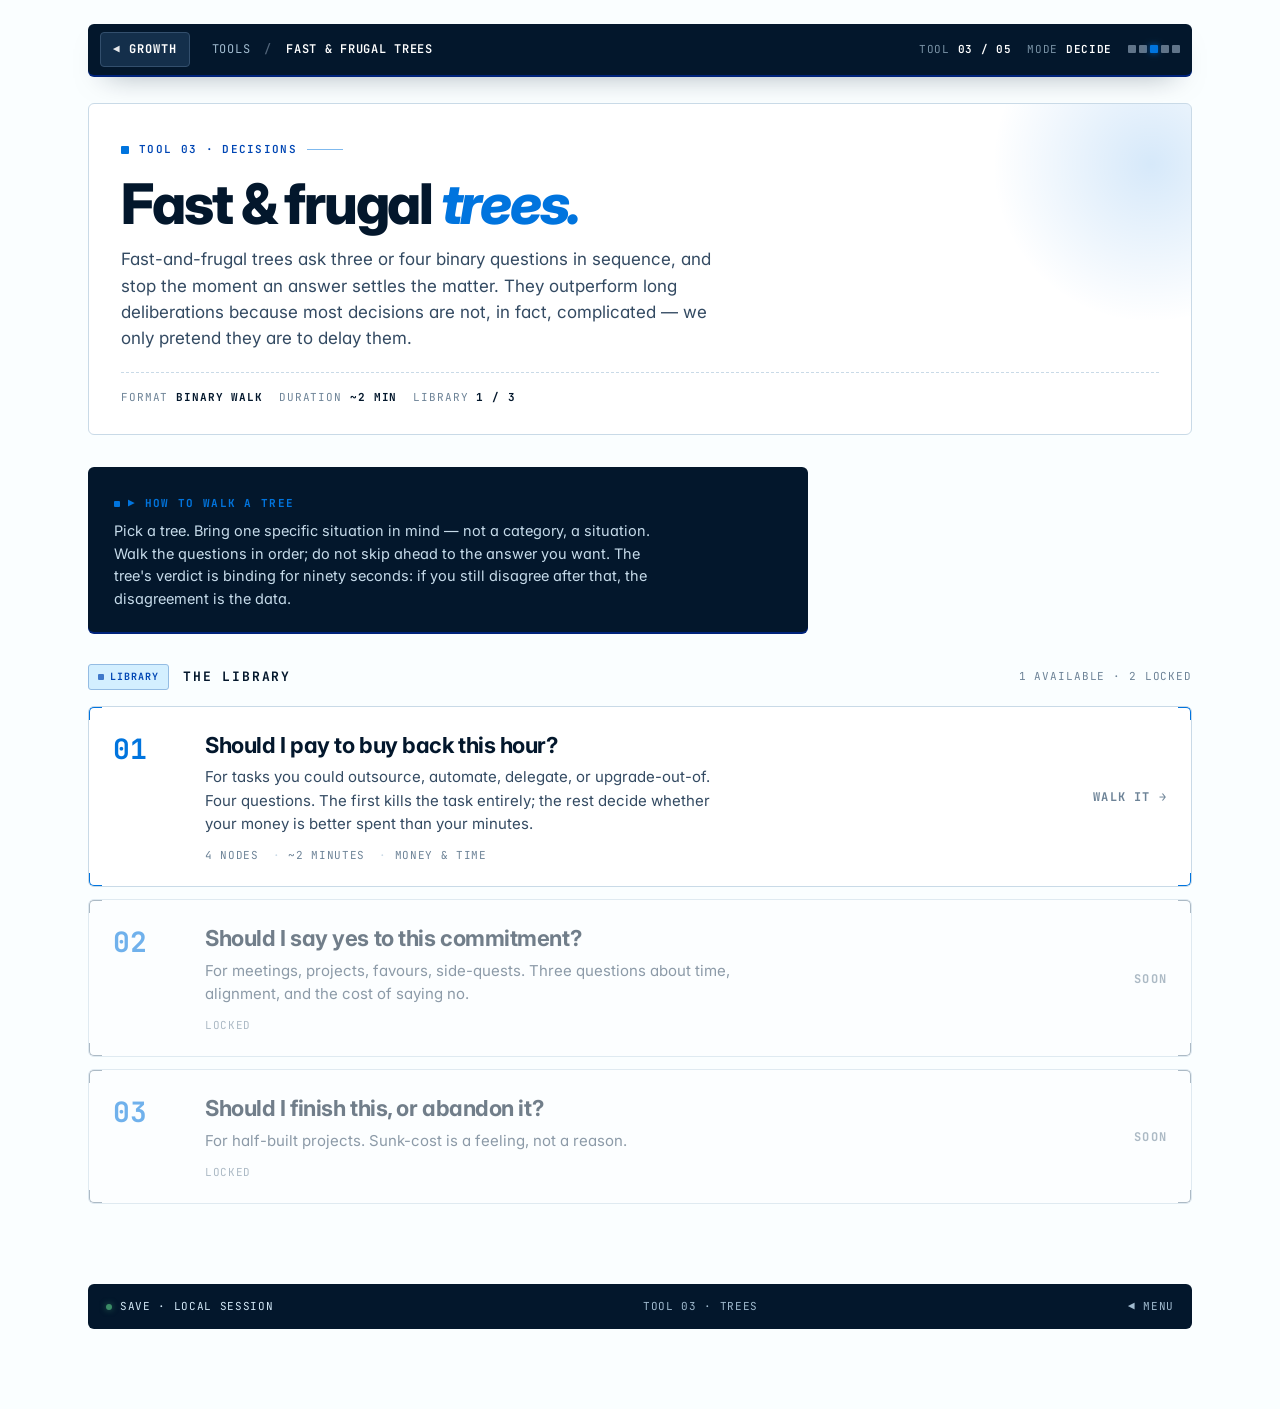
<file: trees.html>
<!DOCTYPE html>
<html lang="en">
<head>
  <meta charset="UTF-8" />
  <meta name="viewport" content="width=device-width, initial-scale=1.0" />
  <title>Fast and frugal trees · Growth</title>
  <link rel="stylesheet" href="styles.css?v=9" />
  <style>
    .crumbs { font-family: var(--mono); font-size: 11px; color: var(--ink-faint); margin-bottom: 18px; letter-spacing: 0.06em; text-transform: uppercase; }
    .crumbs a:hover { color: var(--accent); }
    .crumbs .sep { margin: 0 8px; color: var(--rule); }

    .tool-head {
      position: relative;
      padding: 32px 32px 28px;
      margin-bottom: 24px;
      background: var(--bg-card);
      border: 1px solid var(--rule);
      border-radius: var(--radius);
      overflow: hidden;
      isolation: isolate;
    }
    .tool-head::before {
      content: ''; display: none;
      z-index: -1;
    }
    .tool-head::after {
      content: '';
      position: absolute; right: -120px; top: -100px;
      width: 320px; height: 320px;
      background: radial-gradient(circle, oklch(0.56 0.19 252 / 0.16), transparent 70%);
      z-index: -1;
    }
    .tool-head h1 { font-size: 56px; line-height: 1.0; letter-spacing: -0.04em; margin: 16px 0 14px; font-weight: 800; }
    .tool-head h1 .accent { color: var(--accent); font-style: italic; }
    .tool-head .lede { font-size: 17px; color: var(--ink-soft); max-width: 56ch; }
    .tool-head .head-foot {
      display: flex; gap: 16px; flex-wrap: wrap;
      margin-top: 20px;
      padding-top: 16px;
      border-top: 1px dashed var(--rule);
      font-family: var(--mono); font-size: 11px;
      color: var(--ink-soft); letter-spacing: 0.08em;
      text-transform: uppercase;
    }
    .tool-head .head-foot .stat .k { color: var(--ink-faint); }
    .tool-head .head-foot .stat .v { color: var(--ink); font-weight: 700; margin-left: 8px; }

    .howto {
      margin: 32px 0;
      padding: 22px 26px;
      background: var(--ink);
      color: oklch(0.85 0.04 240);
      border-radius: var(--radius);
      max-width: 720px;
      box-shadow: 0 2px 0 var(--accent-deep);
      position: relative;
      overflow: hidden;
    }
    .howto::before {
      content: ''; display: none;
      pointer-events: none;
    }
    .howto .lbl {
      font-family: var(--mono); font-size: 11px;
      color: var(--accent); margin-bottom: 8px;
      letter-spacing: 0.12em; text-transform: uppercase; font-weight: 700;
      display: inline-flex; align-items: center; gap: 8px;
      position: relative;
    }
    .howto .lbl::before { content: ''; width: 6px; height: 6px; background: var(--accent); border-radius: 1px; }
    .howto .body { color: oklch(0.88 0.03 240); font-size: 14.5px; max-width: 60ch; line-height: 1.55; position: relative; }

    .tree-list-rule {
      display: flex; align-items: center; gap: 14px;
      margin-top: 32px; margin-bottom: 16px;
    }
    .tree-list-rule h2 {
      font-family: var(--mono);
      font-size: 13px; font-weight: 700;
      letter-spacing: 0.14em;
      text-transform: uppercase;
    }
    .tree-list-rule .pp { font-family: var(--mono); font-size: 11px; color: var(--ink-faint); margin-left: auto; letter-spacing: 0.08em; text-transform: uppercase; }

    .tree-entry {
      position: relative;
      display: grid;
      grid-template-columns: 64px minmax(0, 1fr) auto;
      gap: 28px;
      padding: 24px 24px 22px;
      margin-bottom: 12px;
      background: var(--bg-card);
      border: 1px solid var(--rule);
      border-radius: var(--radius);
      align-items: center;
      transition: border-color .15s, transform .15s, box-shadow .15s;
      color: inherit;
      overflow: hidden;
    }
    .tree-entry::before, .tree-entry::after,
    .tree-entry > .corners::before, .tree-entry > .corners::after {
      content: '';
      position: absolute;
      width: 12px; height: 12px;
      border: 2px solid var(--accent);
      pointer-events: none;
      transition: width .2s, height .2s;
    }
    .tree-entry > .corners {
      position: absolute;
      inset: 0;
      pointer-events: none;
    }
    .tree-entry::before { top: -1px; left: -1px; border-right: 0; border-bottom: 0; border-top-left-radius: var(--radius); }
    .tree-entry::after  { top: -1px; right: -1px; border-left: 0; border-bottom: 0; border-top-right-radius: var(--radius); }
    .tree-entry > .corners::before { bottom: -1px; left: -1px; border-right: 0; border-top: 0; border-bottom-left-radius: var(--radius); }
    .tree-entry > .corners::after  { bottom: -1px; right: -1px; border-left: 0; border-top: 0; border-bottom-right-radius: var(--radius); }
    a.tree-entry:hover {
      border-color: var(--accent);
      transform: translateY(-2px);
      box-shadow: 0 12px 28px -16px oklch(0.30 0.16 256 / 0.4);
    }
    a.tree-entry:hover::before, a.tree-entry:hover::after,
    a.tree-entry:hover > .corners::before, a.tree-entry:hover > .corners::after {
      width: 18px; height: 18px;
    }
    .tree-entry .num {
      font-family: var(--mono); font-size: 28px; color: var(--accent);
      align-self: start; padding-top: 4px; font-weight: 700; line-height: 1;
    }
    .tree-entry h3 { font-size: 22px; font-weight: 700; letter-spacing: -0.02em; margin-bottom: 6px; }
    a.tree-entry:hover h3 { color: var(--accent); }
    .tree-entry .desc { font-size: 15px; color: var(--ink-soft); max-width: 60ch; line-height: 1.55; }
    .tree-entry .meta { font-family: var(--mono); font-size: 11px; color: var(--ink-faint); margin-top: 12px; display: flex; gap: 14px; flex-wrap: wrap; letter-spacing: 0.06em; text-transform: uppercase; }
    .tree-entry .meta span::before { content: '·'; margin-right: 8px; color: var(--rule); }
    .tree-entry .meta span:first-child::before { content: ''; margin: 0; }
    .tree-entry .pp {
      font-family: var(--mono); font-size: 12px; color: var(--ink-faint);
      white-space: nowrap; transition: color .15s, transform .15s;
      font-weight: 700; letter-spacing: 0.1em; text-transform: uppercase;
    }
    a.tree-entry:hover .pp { color: var(--accent); transform: translateX(4px); }
    .tree-entry.forthcoming { opacity: 0.55; cursor: default; }
    .tree-entry.forthcoming::before, .tree-entry.forthcoming::after,
    .tree-entry.forthcoming > .corners::before, .tree-entry.forthcoming > .corners::after { border-color: var(--ink-faint); }

    @media (max-width: 820px) {
      .tool-head { padding: 24px 22px 22px; }
      .tool-head h1 { font-size: 40px; margin: 12px 0 10px; }
      .tool-head .lede { font-size: 15.5px; }
      .tool-head .head-foot { gap: 10px 14px; font-size: 10px; }
      .howto { padding: 18px 20px; margin: 24px 0; }
      .howto .body { font-size: 14px; }
    }
    @media (max-width: 720px) {
      .tool-head { padding: 22px 18px 20px; }
      .tool-head h1 { font-size: 32px; letter-spacing: -0.03em; }
      .tool-head .lede { font-size: 15px; }
      .howto { padding: 16px 18px; }
      .tree-entry {
        grid-template-columns: 36px minmax(0, 1fr);
        gap: 14px;
        padding: 18px 16px 16px;
      }
      .tree-entry .num { font-size: 22px; padding-top: 2px; }
      .tree-entry h3 { font-size: 18px; }
      .tree-entry .desc { font-size: 14px; }
      .tree-entry .meta { font-size: 10px; gap: 6px 10px; margin-top: 10px; }
      .tree-entry .meta span::before { display: none; }
      .tree-entry .pp { display: none; }
      .tree-list-rule { margin-top: 24px; }
      .tree-list-rule h2 { font-size: 12px; }
      .tree-list-rule .pp { font-size: 10px; }
    }
    @media (max-width: 420px) {
      .tool-head h1 { font-size: 28px; }
      .tool-head .lede { font-size: 14px; }
      .tree-entry { grid-template-columns: 28px minmax(0, 1fr); gap: 12px; }
      .tree-entry .num { font-size: 18px; }
      .tree-entry h3 { font-size: 17px; }
    }
  </style>
</head>
<body>
  <div class="page">
    <header class="masthead">
      <a class="brand" href="index.html" aria-label="Back to Growth home">
        <span class="brand-icon" aria-hidden="true">◀</span>
        <span>GROWTH</span>
      </a>
      <nav class="trail" aria-label="Breadcrumb">
        <a class="trail-crumb" href="index.html">Tools</a>
        <span class="trail-sep" aria-hidden="true">/</span>
        <span class="trail-here">Fast &amp; Frugal Trees</span>
      </nav>
      <div class="hud" aria-hidden="true">
        <span class="stat"><span class="k">TOOL</span> <span class="v">03 / 05</span></span>
        <span class="stat"><span class="k">MODE</span> <span class="v">DECIDE</span></span>
        <span class="bar"><i></i><i></i><i class="on"></i><i></i><i></i></span>
      </div>
    </header>

    <header class="tool-head">
      <div class="hud-label">TOOL 03 · DECISIONS</div>
      <h1>Fast &amp; frugal <span class="accent">trees.</span></h1>
      <p class="lede">
        Fast-and-frugal trees ask three or four binary questions in sequence,
        and stop the moment an answer settles the matter. They outperform long
        deliberations because most decisions are not, in fact, complicated —
        we only pretend they are to delay them.
      </p>
      <div class="head-foot">
        <span class="stat"><span class="k">FORMAT</span><span class="v">BINARY WALK</span></span>
        <span class="stat"><span class="k">DURATION</span><span class="v">~2 MIN</span></span>
        <span class="stat"><span class="k">LIBRARY</span><span class="v">1 / 3</span></span>
      </div>
    </header>

    <div class="howto">
      <div class="lbl">▶ How to walk a tree</div>
      <div class="body">
        Pick a tree. Bring one specific situation in mind — not a category, a
        situation. Walk the questions in order; do not skip ahead to the
        answer you want. The tree's verdict is binding for ninety seconds:
        if you still disagree after that, the disagreement is the data.
      </div>
    </div>

    <div class="tree-list-rule">
      <span class="pill">LIBRARY</span>
      <h2>The Library</h2>
      <span class="pp">1 available · 2 locked</span>
    </div>

    <a href="tree-buy-time.html" class="tree-entry">
      <div class="corners"></div>
      <div class="num">01</div>
      <div>
        <h3>Should I pay to buy back this hour?</h3>
        <div class="desc">For tasks you could outsource, automate, delegate, or upgrade-out-of. Four questions. The first kills the task entirely; the rest decide whether your money is better spent than your minutes.</div>
        <div class="meta">
          <span>4 nodes</span><span>~2 minutes</span><span>Money &amp; time</span>
        </div>
      </div>
      <div class="pp">Walk it →</div>
    </a>

    <div class="tree-entry forthcoming">
      <div class="corners"></div>
      <div class="num">02</div>
      <div>
        <h3>Should I say yes to this commitment?</h3>
        <div class="desc">For meetings, projects, favours, side-quests. Three questions about time, alignment, and the cost of saying no.</div>
        <div class="meta"><span>Locked</span></div>
      </div>
      <div class="pp">Soon</div>
    </div>

    <div class="tree-entry forthcoming">
      <div class="corners"></div>
      <div class="num">03</div>
      <div>
        <h3>Should I finish this, or abandon it?</h3>
        <div class="desc">For half-built projects. Sunk-cost is a feeling, not a reason.</div>
        <div class="meta"><span>Locked</span></div>
      </div>
      <div class="pp">Soon</div>
    </div>

    <footer class="colophon">
      <div class="save">SAVE · LOCAL SESSION</div>
      <div>TOOL 03 · TREES</div>
      <div>◀ <a href="index.html" style="color:inherit">MENU</a></div>
    </footer>
  </div>
</body>
</html>
</file>
<file: styles.css>
/* ─── Growth · "life is the game" — bold game-spirit system ───────────
   Aesthetic: indie-game UI on a blueprint canvas.
   Background = faint dot-grid + scanlines. Type = Inter + JetBrains Mono.
   Color = white + navy + vivid mid-blue, amber as "trophy" accent.
   Cues: HUD strip, level-select cards, corner-bracket frames,
         chunky "press" buttons, achievement-style verdicts.
*/

@import url('https://fonts.googleapis.com/css2?family=Inter:wght@400;500;600;700;800&family=JetBrains+Mono:wght@400;500;600;700&display=swap');

:root {
  /* Surfaces */
  --bg:           oklch(0.995 0.005 240);
  --bg-soft:      oklch(0.975 0.018 240);
  --bg-card:      oklch(1 0 0);
  --bg-deep:      oklch(0.96 0.025 245);

  /* Ink — deep navy */
  --ink:          oklch(0.20 0.05 250);
  --ink-soft:     oklch(0.40 0.05 250);
  --ink-faint:    oklch(0.60 0.04 245);
  --rule:         oklch(0.88 0.025 240);
  --rule-faint:   oklch(0.93 0.018 240);

  /* Primary — vivid mid-blue */
  --accent:       oklch(0.56 0.19 252);
  --accent-soft:  oklch(0.94 0.05 250);
  --accent-ink:   oklch(0.42 0.20 252);
  --accent-deep:  oklch(0.30 0.16 256);
  --accent-fg:    #ffffff;

  /* Sky for hero panels */
  --sky:          oklch(0.97 0.03 240);
  --sky-deep:     oklch(0.90 0.06 240);

  /* Amber — "trophy / unlocked" */
  --warm:         oklch(0.76 0.15 75);
  --warm-soft:    oklch(0.96 0.05 80);
  --warm-ink:     oklch(0.48 0.13 60);
  --warm-deep:    oklch(0.40 0.13 55);

  /* Sage — "patience / growth tip" */
  --moss:         oklch(0.58 0.10 160);
  --moss-soft:    oklch(0.95 0.035 160);
  --moss-ink:     oklch(0.40 0.10 160);

  --sans: 'Inter', ui-sans-serif, system-ui, -apple-system, sans-serif;
  --mono: 'JetBrains Mono', ui-monospace, Menlo, monospace;

  --col-margin: 13ch;
  --col-body:   62ch;

  --radius: 6px;
  --radius-sm: 4px;
  --radius-lg: 10px;
}

* { box-sizing: border-box; }

html, body {
  margin: 0;
  background: var(--bg);
  color: var(--ink);
  font-family: var(--sans);
  font-size: 16px;
  line-height: 1.55;
  -webkit-font-smoothing: antialiased;
  text-rendering: optimizeLegibility;
  font-feature-settings: 'cv11', 'ss01';
}

a { color: inherit; text-decoration: none; }

/* ── Frame ── */
.page {
  position: relative;
  min-height: 100vh;
  padding: 24px 48px 80px;
  max-width: 1200px;
  margin: 0 auto;
}

/* ── HUD masthead — top game-bar ──
   Layout: [BACK button] [breadcrumb trail · expands] [HUD stats]
   Back is the first interactive element on the left for thumb/cursor convenience.
   Brand wordmark IS the back button — universal pattern + larger hit target.
*/
.masthead {
  display: flex;
  align-items: center;
  gap: 6px 14px;
  padding: 8px 12px;
  background: var(--ink);
  color: oklch(0.92 0.03 240);
  border-radius: var(--radius);
  margin-bottom: 28px;
  box-shadow: 0 2px 0 var(--accent-deep), 0 14px 30px -18px oklch(0.20 0.05 250 / 0.55);
  font-family: var(--mono);
  font-size: 12px;
  letter-spacing: 0.04em;
  position: relative;
  flex-wrap: wrap;
}

/* Brand → home button (primary back affordance) */
.masthead .brand {
  display: inline-flex;
  align-items: center;
  gap: 8px;
  padding: 7px 12px;
  background: oklch(0.30 0.06 250);
  border: 1px solid oklch(0.42 0.06 250);
  border-radius: var(--radius-sm);
  font-family: var(--mono);
  font-weight: 700;
  font-size: 12px;
  color: white;
  letter-spacing: 0.08em;
  text-transform: uppercase;
  white-space: nowrap;
  cursor: pointer;
  transition: background .14s, border-color .14s, color .14s, transform .08s, box-shadow .14s;
  flex-shrink: 0;
}
.masthead .brand:hover {
  background: var(--accent);
  border-color: var(--accent-deep);
  box-shadow: 0 0 0 3px oklch(0.56 0.19 252 / 0.25);
}
.masthead .brand:active { transform: translateY(1px); }
.masthead .brand:focus-visible {
  outline: 2px solid var(--accent);
  outline-offset: 2px;
}
.masthead .brand .brand-icon {
  display: inline-block;
  font-size: 11px;
  line-height: 1;
  opacity: 0.9;
  transition: transform .14s;
}
.masthead .brand:hover .brand-icon { transform: translateX(-2px); }

/* Static brand (used on the home page — no back navigation needed) */
.masthead .brand--static {
  background: transparent;
  border-color: transparent;
  cursor: default;
  padding-left: 4px;
}
.masthead .brand--static:hover {
  background: transparent;
  border-color: transparent;
  box-shadow: none;
}
.masthead .brand--static:active { transform: none; }

/* ── Legacy masthead classes (still used on index.html) ──
   Kept so the home-page header renders without rewriting it.
   Subpages use the .brand / .trail structure above instead. */
.masthead .title {
  font-family: var(--mono);
  font-weight: 700;
  font-size: 13px;
  color: white;
  letter-spacing: 0.06em;
  text-transform: uppercase;
  display: inline-flex; align-items: center; gap: 12px;
  flex-shrink: 0;
  white-space: nowrap;
  padding: 4px 6px;
}
.masthead .title .sep { color: oklch(0.55 0.04 250); font-weight: 500; }
.masthead .title .dim {
  color: oklch(0.78 0.04 240);
  font-weight: 500;
  font-size: 11px;
  letter-spacing: 0.06em;
  text-transform: uppercase;
}
.masthead .meta {
  font-family: var(--mono);
  font-size: 11px;
  color: oklch(0.78 0.04 240);
  letter-spacing: 0.06em;
  text-transform: uppercase;
  margin-left: auto;
  padding-left: 12px;
}
.masthead .meta a:hover { color: white; }

/* Breadcrumb trail */
.masthead .trail {
  display: inline-flex;
  align-items: center;
  gap: 4px;
  flex: 1 1 auto;
  min-width: 0;
  font-family: var(--mono);
  font-size: 12px;
  letter-spacing: 0.06em;
  text-transform: uppercase;
  color: oklch(0.78 0.04 240);
  overflow: hidden;
  white-space: nowrap;
}
.masthead .trail a {
  color: oklch(0.78 0.04 240);
  padding: 5px 8px;
  border-radius: 3px;
  transition: color .12s, background .12s;
}
.masthead .trail a:hover {
  color: white;
  background: oklch(0.30 0.06 250);
}
.masthead .trail a:focus-visible {
  outline: 2px solid var(--accent);
  outline-offset: 1px;
}
.masthead .trail .trail-sep {
  color: oklch(0.50 0.04 250);
  font-weight: 500;
  padding: 0 2px;
}
.masthead .trail .trail-here {
  color: white;
  font-weight: 600;
  padding: 5px 8px;
  overflow: hidden;
  text-overflow: ellipsis;
  min-width: 0;
}

/* HUD stats (decorative — not interactive) */
.masthead .hud {
  display: inline-flex;
  align-items: center;
  gap: 16px;
  font-family: var(--mono);
  font-size: 11px;
  color: oklch(0.80 0.04 240);
  letter-spacing: 0.06em;
  text-transform: uppercase;
  margin-left: auto;
  flex-shrink: 0;
}
.masthead .hud .stat { display: inline-flex; align-items: center; gap: 8px; }
.masthead .hud .stat .k { color: oklch(0.65 0.04 240); }
.masthead .hud .stat .v { color: white; font-weight: 600; }
.masthead .hud .bar { display: inline-flex; gap: 3px; }
.masthead .hud .bar i {
  display: inline-block;
  width: 8px; height: 8px;
  background: oklch(0.55 0.04 250);
  border-radius: 1px;
}
.masthead .hud .bar i.on {
  background: var(--accent);
  box-shadow: 0 0 6px oklch(0.56 0.19 252 / 0.7);
}

/* ── Game frame — corner brackets that wrap content ── */
.frame {
  position: relative;
  padding: 28px 32px;
  background: var(--bg-card);
  border: 1px solid var(--rule);
  border-radius: var(--radius);
}
.frame::before, .frame::after,
.frame > .frame-corners::before, .frame > .frame-corners::after {
  content: '';
  position: absolute;
  width: 14px; height: 14px;
  border: 2px solid var(--accent);
  pointer-events: none;
}
.frame::before          { top: -1px;    left: -1px;    border-right: 0; border-bottom: 0; border-top-left-radius: var(--radius); }
.frame::after           { top: -1px;    right: -1px;   border-left: 0;  border-bottom: 0; border-top-right-radius: var(--radius); }
.frame .frame-corners::before  { bottom: -1px; left: -1px;    border-right: 0; border-top: 0;    border-bottom-left-radius: var(--radius); }
.frame .frame-corners::after   { bottom: -1px; right: -1px;   border-left: 0;  border-top: 0;    border-bottom-right-radius: var(--radius); }

/* ── Type scale ── */
h1, h2, h3 { font-weight: 700; margin: 0; letter-spacing: -0.025em; color: var(--ink); }
h1 { font-size: 64px; line-height: 1.0; letter-spacing: -0.04em; font-weight: 800; }
h2 { font-size: 32px; line-height: 1.15; letter-spacing: -0.025em; }
h3 { font-size: 20px; line-height: 1.3; letter-spacing: -0.015em; }

p { margin: 0 0 14px; max-width: var(--col-body); }
.lede { font-size: 18px; line-height: 1.55; color: var(--ink-soft); max-width: 60ch; }

/* HUD-style label — used as kicker before titles */
.hud-label {
  font-family: var(--mono);
  font-size: 11px;
  color: var(--accent-ink);
  letter-spacing: 0.12em;
  text-transform: uppercase;
  font-weight: 600;
  display: inline-flex;
  align-items: center;
  gap: 10px;
}
.hud-label::before {
  content: '';
  width: 8px; height: 8px;
  background: var(--accent);
  border-radius: 1px;
  flex-shrink: 0;
}
.hud-label::after {
  content: '';
  width: 36px; height: 1px;
  background: var(--accent);
  opacity: 0.5;
  display: inline-block;
}

.label {
  font-family: var(--mono);
  font-size: 11px;
  color: var(--ink-soft);
  letter-spacing: 0.06em;
  text-transform: uppercase;
}

hr.hair { border: 0; border-top: 1px solid var(--rule); margin: 24px 0; }

/* ── Chunky "press" buttons ── */
button.btn, a.btn {
  appearance: none;
  background: var(--accent);
  border: 1px solid var(--accent-deep);
  color: var(--accent-fg);
  font-family: var(--mono);
  font-size: 12px;
  font-weight: 700;
  letter-spacing: 0.08em;
  text-transform: uppercase;
  padding: 12px 20px;
  cursor: pointer;
  border-radius: var(--radius-sm);
  transition: background .12s, transform .08s, box-shadow .12s, color .12s, border-color .12s;
  display: inline-flex;
  align-items: center;
  gap: 10px;
  box-shadow: 0 3px 0 var(--accent-deep);
  position: relative;
  user-select: none;
}
button.btn:hover, a.btn:hover {
  background: oklch(0.50 0.19 254);
  box-shadow: 0 4px 0 var(--accent-deep), 0 8px 18px -8px oklch(0.30 0.16 256 / 0.5);
  transform: translateY(-1px);
}
button.btn:active, a.btn:active {
  transform: translateY(2px);
  box-shadow: 0 1px 0 var(--accent-deep);
}
button.btn.accent, a.btn.accent {
  background: var(--accent); color: var(--accent-fg); border-color: var(--accent-deep);
  box-shadow: 0 3px 0 var(--accent-deep);
}
button.btn.ghost, a.btn.ghost {
  background: transparent;
  border: 1px solid var(--rule);
  color: var(--ink-soft);
  box-shadow: none;
  font-family: var(--mono);
  font-size: 11px;
  font-weight: 600;
  letter-spacing: 0.08em;
  text-transform: uppercase;
  padding: 10px 16px;
}
button.btn.ghost:hover {
  background: var(--bg-soft);
  color: var(--ink);
  border-color: var(--ink-faint);
  transform: none;
  box-shadow: none;
}
button.btn.ghost:active { transform: translateY(1px); }

button.btn.warm, a.btn.warm {
  background: var(--warm);
  border-color: var(--warm-deep);
  color: var(--warm-deep);
  box-shadow: 0 3px 0 var(--warm-deep);
}
button.btn.warm:hover { background: oklch(0.72 0.15 75); }

input.text, textarea.text {
  appearance: none;
  background: var(--bg-card);
  border: 1px solid var(--rule);
  border-radius: var(--radius-sm);
  font-family: var(--sans);
  font-size: 15px;
  color: var(--ink);
  padding: 10px 12px;
  width: 100%;
  outline: none;
  resize: none;
  transition: border-color .12s, box-shadow .12s;
}
input.text::placeholder, textarea.text::placeholder { color: var(--ink-faint); }
input.text:focus, textarea.text:focus {
  border-color: var(--accent);
  box-shadow: 0 0 0 3px var(--accent-soft);
}

/* ── HUD pill — small status / level chip ── */
.pill {
  display: inline-flex;
  align-items: center;
  gap: 6px;
  padding: 4px 9px;
  background: var(--accent-soft);
  border: 1px solid oklch(0.78 0.07 248);
  color: var(--accent-ink);
  font-family: var(--mono);
  font-size: 10px;
  font-weight: 700;
  letter-spacing: 0.1em;
  text-transform: uppercase;
  border-radius: 3px;
}
.pill.warm { background: var(--warm-soft); border-color: oklch(0.82 0.08 75); color: var(--warm-deep); }
.pill.moss { background: var(--moss-soft); border-color: oklch(0.82 0.06 160); color: var(--moss-ink); }
.pill.muted { background: var(--bg-soft); border-color: var(--rule); color: var(--ink-faint); }
.pill::before {
  content: '';
  width: 6px; height: 6px;
  background: currentColor;
  border-radius: 1px;
  opacity: 0.7;
}

/* ── Footer ── */
.colophon {
  margin-top: 80px;
  padding: 14px 18px;
  background: var(--ink);
  color: oklch(0.78 0.04 240);
  border-radius: var(--radius);
  display: flex;
  justify-content: space-between;
  gap: 24px;
  font-family: var(--mono);
  font-size: 11px;
  letter-spacing: 0.06em;
  text-transform: uppercase;
}
.colophon .save {
  display: inline-flex; align-items: center; gap: 8px;
  color: oklch(0.92 0.03 240);
}
.colophon .save::before {
  content: '';
  width: 6px; height: 6px;
  background: var(--moss);
  border-radius: 50%;
  box-shadow: 0 0 6px oklch(0.58 0.10 160 / 0.7);
}

@media (max-width: 900px) {
  .masthead .hud { display: none; }
}
@media (max-width: 720px) {
  .page { padding: 16px 16px 60px; }
  h1 { font-size: 40px; }
  h2 { font-size: 24px; }
  :root { --col-margin: 0; }
  .masthead { padding: 8px 10px; gap: 4px 8px; }
  .masthead .brand { padding: 6px 10px; font-size: 11px; }
  .masthead .trail { font-size: 11px; }
  .masthead .trail a, .masthead .trail .trail-here { padding: 4px 6px; }
}
@media (max-width: 420px) {
  /* On phones, prefer to show the back button + just the current page name */
  .masthead .trail .trail-crumb { display: none; }
  .masthead .trail .trail-sep { display: none; }
}
</file>
